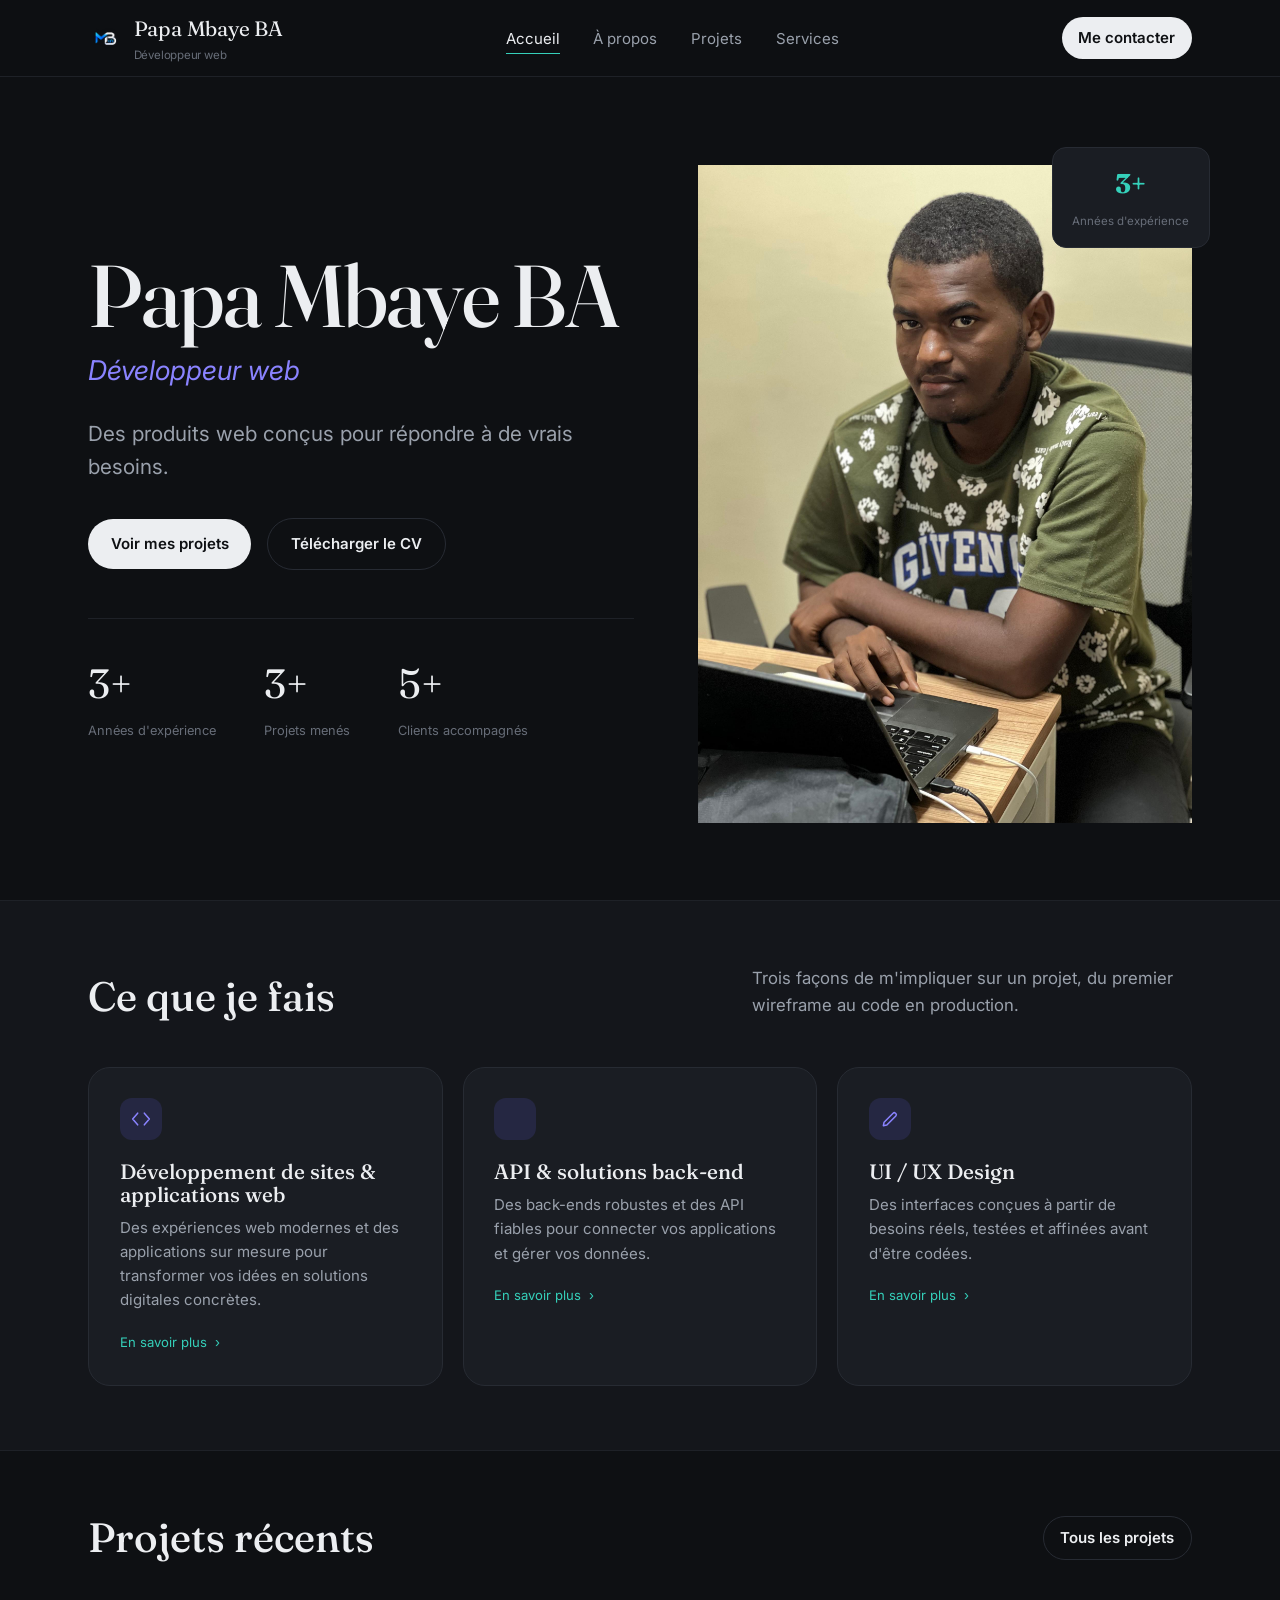
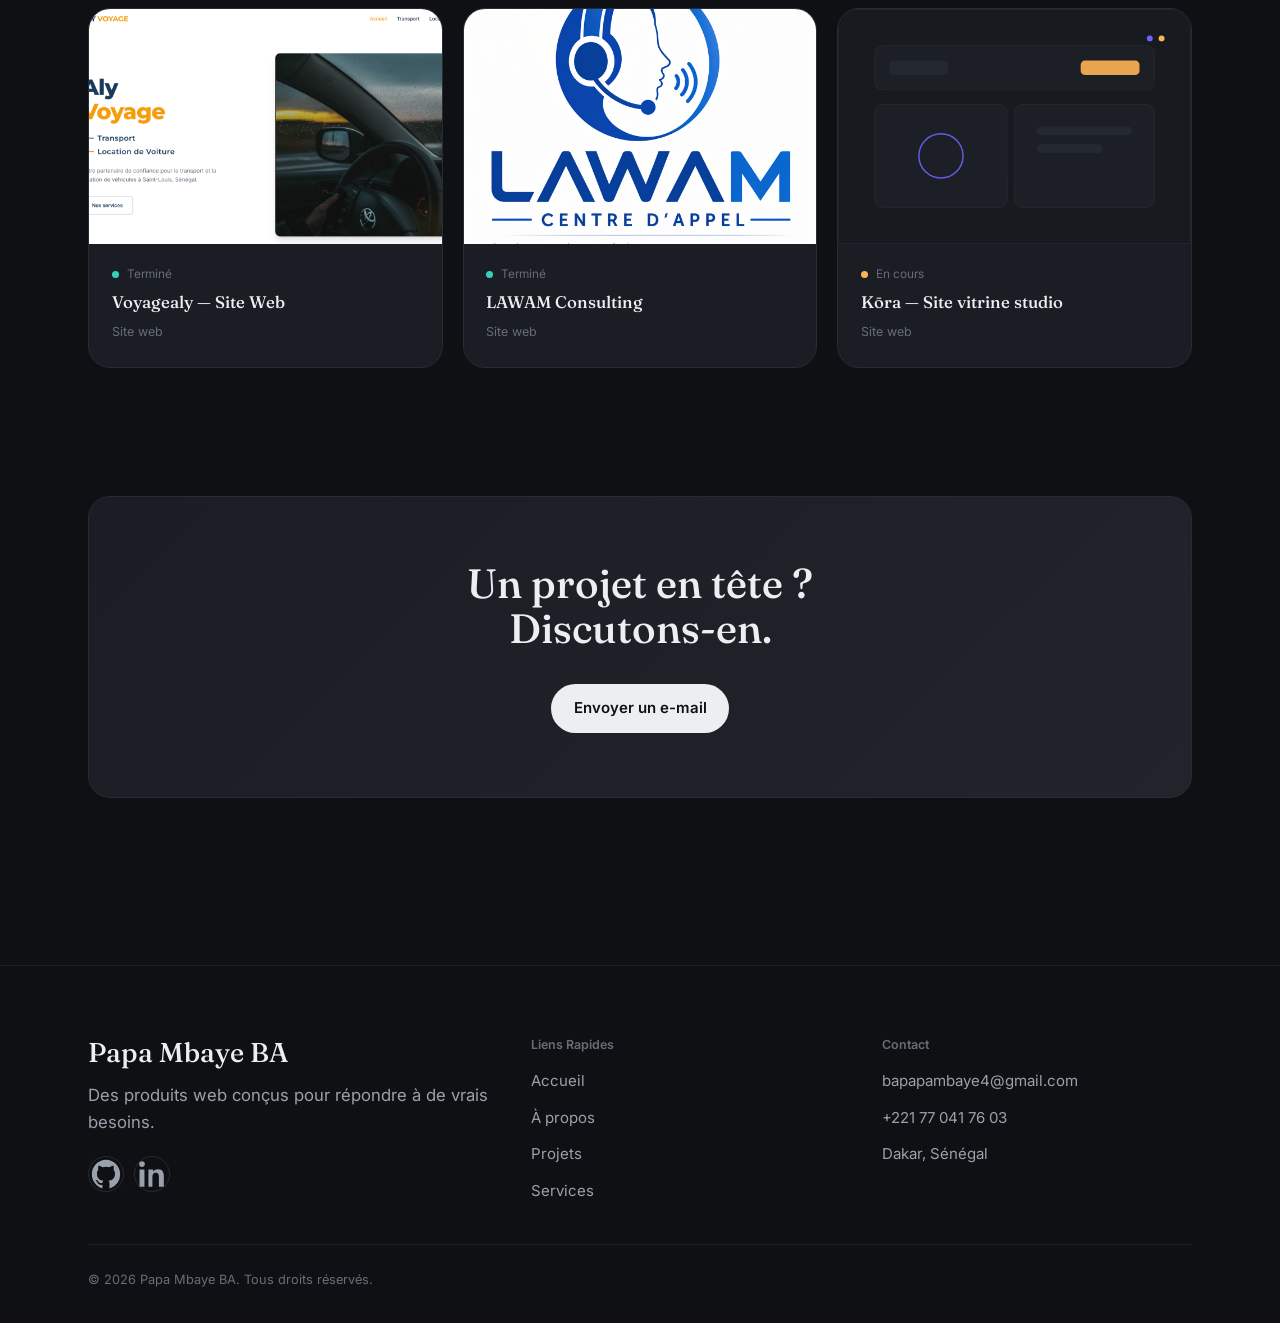
<file: index.html>
<!DOCTYPE html>
<html lang="fr">
<head>
<meta charset="UTF-8">
<meta name="viewport" content="width=device-width, initial-scale=1.0">
<title>Mon Portfolio</title>
<link href="https://fonts.googleapis.com/css2?family=Fraunces:ital,opsz,wght@0,9..144,400;0,9..144,500;1,9..144,500&family=Inter:wght@400;500;600;700&display=swap" rel="stylesheet">
<link rel="stylesheet" href="css/variables.css">
<link rel="stylesheet" href="css/layout.css">
<link rel="stylesheet" href="css/home.css">
</head>
<body>

<a class="visually-hidden" href="#main">Aller au contenu</a>

<header class="site-header">
  <div class="wrap">
    <a class="brand" href="index.html">
      <img src="public/images/logo-dev.png" alt="">
      <span>
        Papa Mbaye BA
        <span class="brand-role">Développeur web</span>
      </span>
    </a>

    <nav class="main-nav" id="main-nav">
      <ul>
        <li><a href="index.html" aria-current="page">Accueil</a></li>
        <li><a href="about.html">À propos</a></li>
        <li><a href="projects.html">Projets</a></li>
        <li><a href="services.html">Services</a></li>
      </ul>
    </nav>

    <div class="header-cta">
      <a class="btn btn-primary btn-small" href="#contact">Me contacter</a>
      <button class="nav-toggle" aria-expanded="false" aria-controls="main-nav" aria-label="Ouvrir le menu">
        <span></span>
      </button>
    </div>
  </div>
</header>

<main id="main">

  <section class="hero">
    <div class="wrap">
      <div class="hero-copy">
        <h1 class="hero-name" data-hero-name>Papa Mbaye BA</h1>
        <p class="hero-role" data-hero-role>Développeur web</p>
        <p class="hero-tagline" data-hero-tagline></p>

        <div class="hero-actions">
          <a class="btn btn-primary" href="projects.html">Voir mes projets</a>
          <a class="btn btn-ghost" href="public/documents/CV.pdf" download>Télécharger le CV</a>
        </div>

        <div class="hero-stats" data-hero-stats></div>
      </div>

      <div class="hero-visual">
        <img src="public/images/0a696781-56a6-442e-ab1c-92a3f83c998e.png" alt="Illustration abstraite représentant le design et le développement d'interfaces">
        <div class="badge">
          <strong data-hero-badge-value>3+</strong>
          <span>Années d'expérience</span>
        </div>
      </div>
    </div>
  </section>

  <section class="section section-alt">
    <div class="wrap">
      <div class="section-head">
        <h2>Ce que je fais</h2>
        <p>Trois façons de m'impliquer sur un projet, du premier wireframe au code en production.</p>
      </div>
      <div class="teaser-grid" data-services-teaser></div>
    </div>
  </section>

  <section class="section">
    <div class="wrap">
      <div class="section-head">
        <h2>Projets récents</h2>
        <a class="btn btn-ghost btn-small" href="projects.html">Tous les projets</a>
      </div>
      <div class="project-grid" data-featured-projects></div>
    </div>
  </section>

  <section class="section" id="contact">
    <div class="wrap">
      <div class="cta-band">
        <h2>Un projet en tête ? Discutons-en.</h2>
        <div class="cta-actions">
          <a class="btn btn-primary" data-contact-email href="#">Envoyer un e-mail</a>
        </div>
      </div>
    </div>
  </section>

</main>

<footer class="site-footer" data-footer>
  <div class="wrap">
    <div class="footer-top">
  <div class="footer-brand">
    <h3 data-footer-name>Papa Mbaye BA</h3>
    <p data-footer-tagline></p>
    <ul class="footer-social" data-footer-social></ul>
  </div>
  <div class="footer-col">
    <h4>Liens Rapides</h4>
    <ul>
      <li><a href="index.html">Accueil</a></li>
      <li><a href="about.html">À propos</a></li>
      <li><a href="projects.html">Projets</a></li>
      <li><a href="services.html">Services</a></li>
    </ul>
  </div>
  <div class="footer-col">
    <h4>Contact</h4>
    <ul>
      <li><a data-footer-email href="#"></a></li>
      <li><a data-footer-phone href="#"></a></li>
      <li><span data-footer-location></span></li>
    </ul>
  </div>
</div>
    <div class="footer-bottom">
      <span>© <span data-footer-year></span> Papa Mbaye BA. Tous droits réservés.</span>
    </div>
  </div>
</footer>

<script src="js/main.js"></script>
<script src="js/home.js"></script>
</body>
</html>
</file>
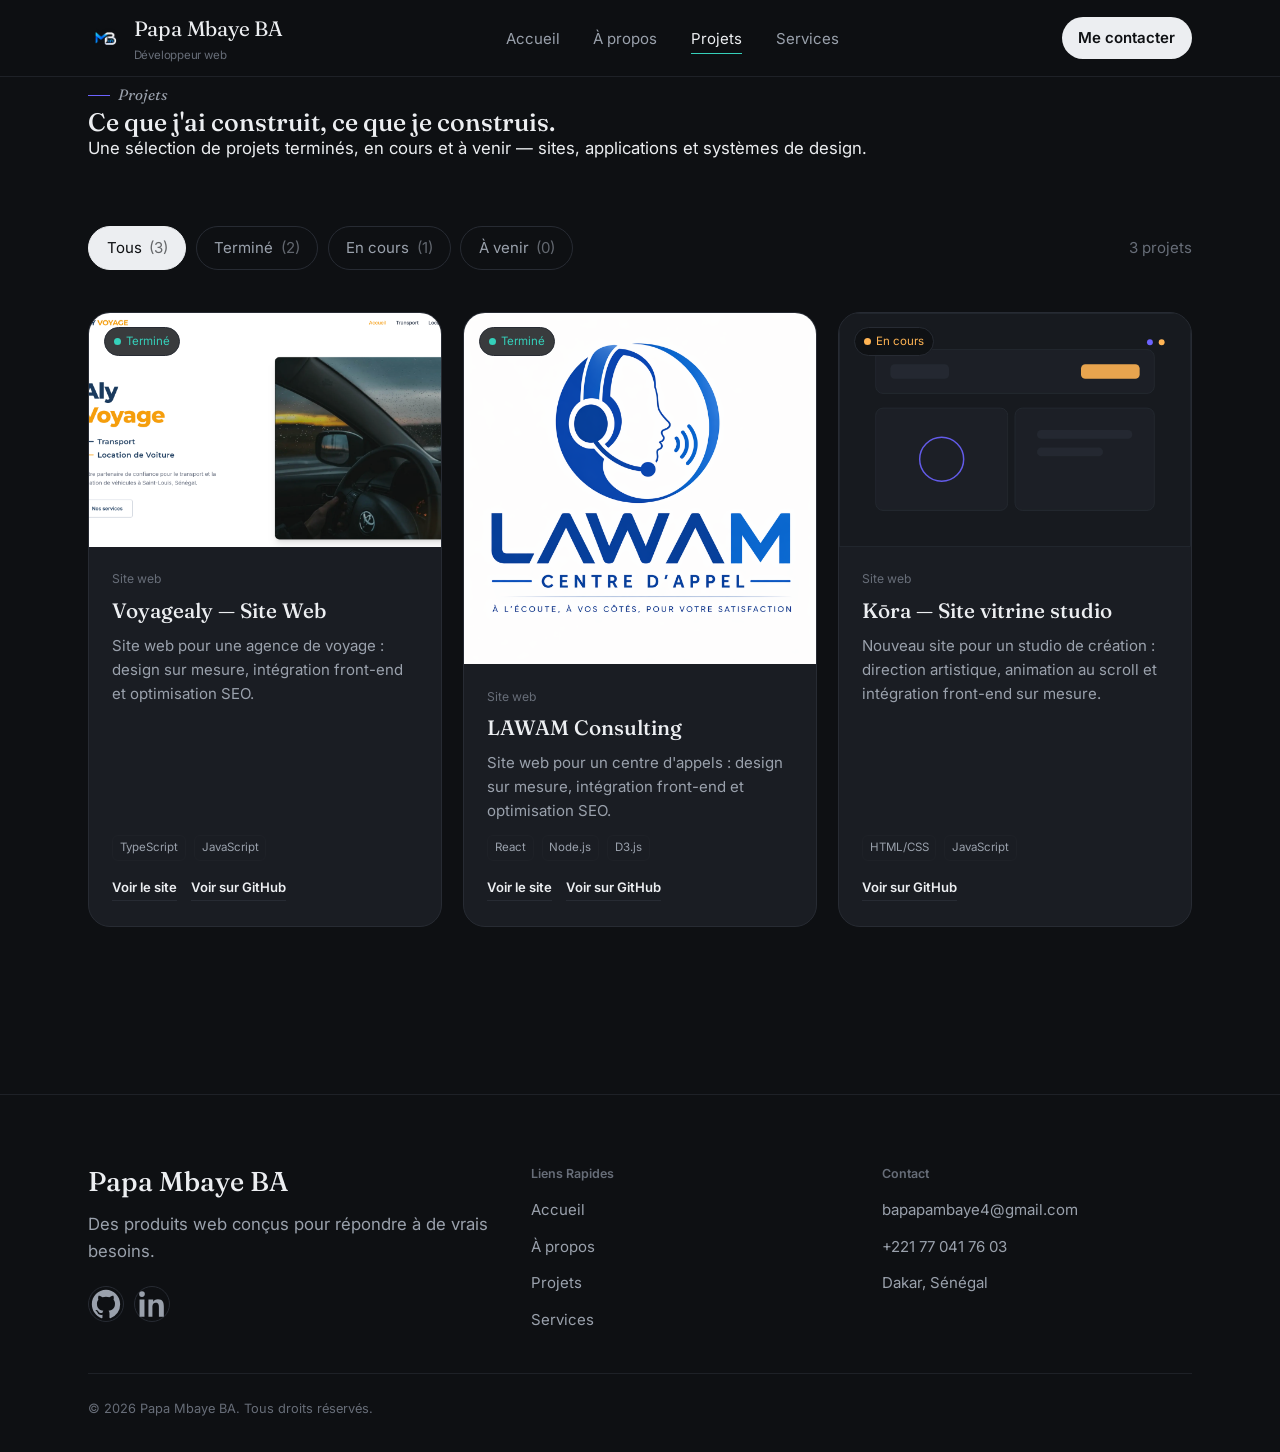
<file: projects.html>
<!DOCTYPE html>
<html lang="fr">
<head>
<meta charset="UTF-8">
<meta name="viewport" content="width=device-width, initial-scale=1.0">
<title>Projets</title>
<link href="https://fonts.googleapis.com/css2?family=Fraunces:ital,opsz,wght@0,9..144,400;0,9..144,500;1,9..144,500&family=Inter:wght@400;500;600;700&display=swap" rel="stylesheet">
<link rel="stylesheet" href="css/variables.css">
<link rel="stylesheet" href="css/layout.css">
<link rel="stylesheet" href="css/projects.css">
</head>
<body>

<a class="visually-hidden" href="#main">Aller au contenu</a>

<header class="site-header">
  <div class="wrap">
    <a class="brand" href="index.html">
      <img src="public/images/logo-dev.png" alt="">
      <span>
        Papa Mbaye BA
        <span class="brand-role">Développeur web</span>
      </span>
    </a>

    <nav class="main-nav" id="main-nav">
      <ul>
        <li><a href="index.html">Accueil</a></li>
        <li><a href="about.html">À propos</a></li>
        <li><a href="projects.html" aria-current="page">Projets</a></li>
        <li><a href="services.html">Services</a></li>
      </ul>
    </nav>

    <div class="header-cta">
      <a class="btn btn-primary btn-small" href="index.html#contact">Me contacter</a>
      <button class="nav-toggle" aria-expanded="false" aria-controls="main-nav" aria-label="Ouvrir le menu">
        <span></span>
      </button>
    </div>
  </div>
</header>

<main id="main">

  <section class="page-hero">
    <div class="wrap">
      <span class="eyebrow">Projets</span>
      <h1>Ce que j'ai construit, ce que je construis.</h1>
      <p class="lead">Une sélection de projets terminés, en cours et à venir — sites, applications et systèmes de design.</p>
    </div>
  </section>

  <section class="section">
    <div class="wrap">
      <div class="filter-bar">
        <div class="filter-tabs" data-filter-tabs></div>
        <span class="filter-count" data-filter-count></span>
      </div>
      <div class="project-full-grid" data-projects-grid></div>
    </div>
  </section>

</main>

<footer class="site-footer" data-footer>
  <div class="wrap">
    <div class="footer-top">
      <div class="footer-brand">
        <h3 data-footer-name>Papa Mbaye BA</h3>
        <p data-footer-tagline></p>
        <ul class="footer-social" data-footer-social></ul>
      </div>
      <div class="footer-col">
        <h4>Liens Rapides</h4>
        <ul>
          <li><a href="index.html">Accueil</a></li>
          <li><a href="about.html">À propos</a></li>
          <li><a href="projects.html">Projets</a></li>
          <li><a href="services.html">Services</a></li>
        </ul>
      </div>
      <div class="footer-col">
        <h4>Contact</h4>
        <ul>
          <li><a data-footer-email href="#"></a></li>
          <li><a data-footer-phone href="#"></a></li>
          <li><span data-footer-location></span></li>
        </ul>
      </div>
    </div>
    <div class="footer-bottom">
      <span>© <span data-footer-year></span> Papa Mbaye BA. Tous droits réservés.</span>
    </div>
  </div>
</footer>

<script src="js/main.js"></script>
<script src="js/projects.js"></script>
</body>
</html>
</file>
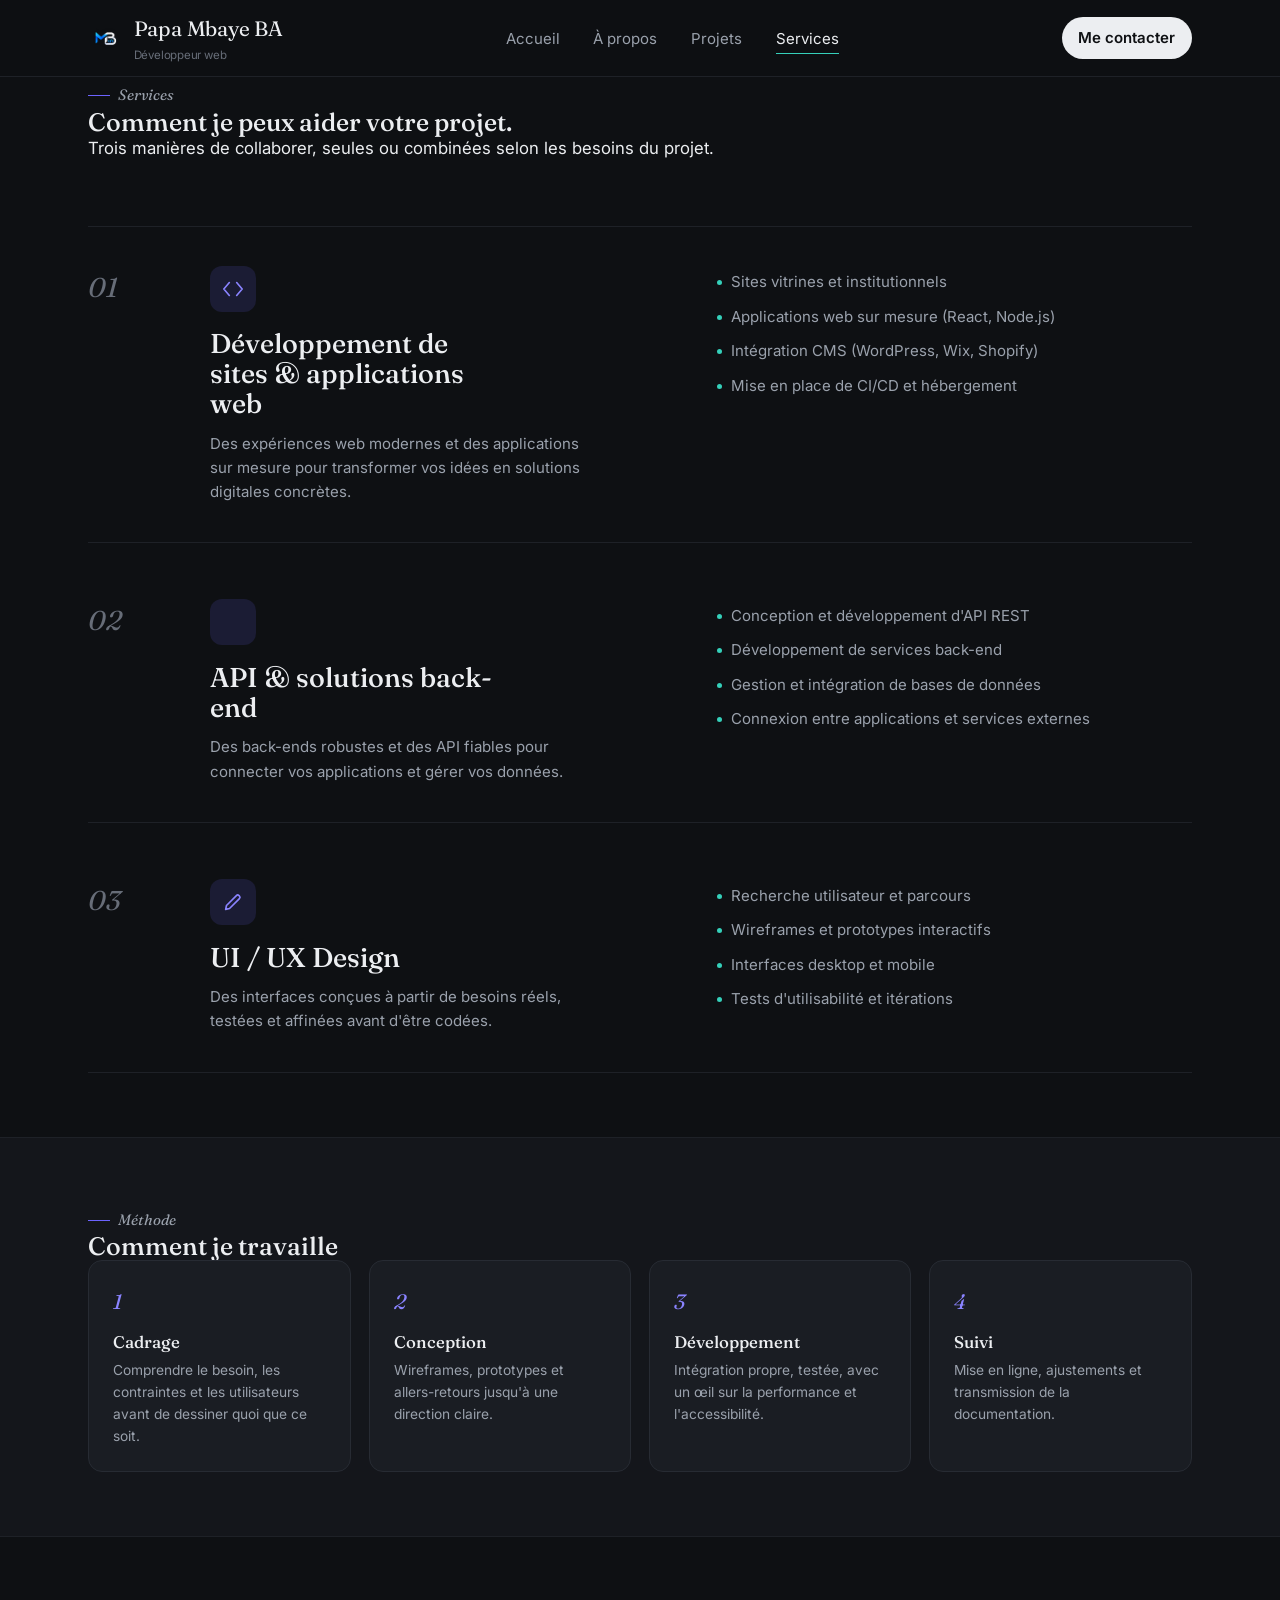
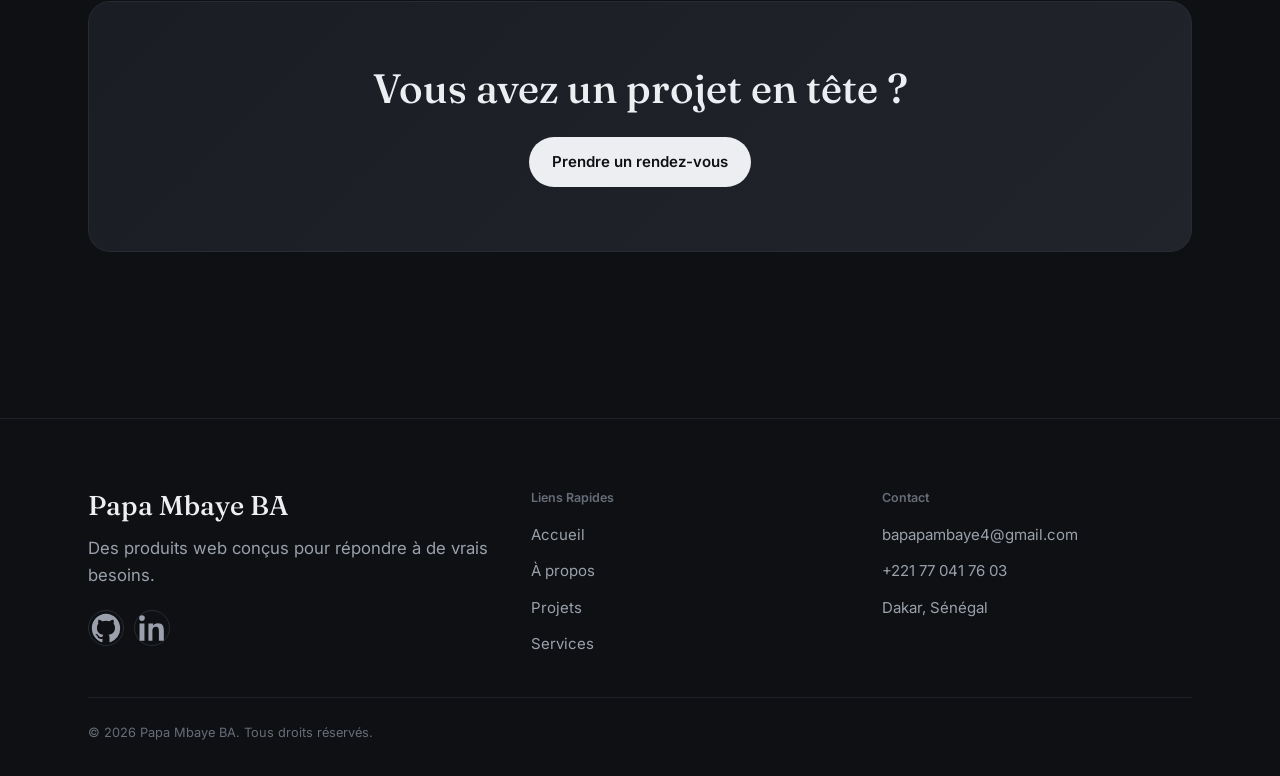
<file: services.html>
<!DOCTYPE html>
<html lang="fr">
<head>
<meta charset="UTF-8">
<meta name="viewport" content="width=device-width, initial-scale=1.0">
<title>Services</title>
<link href="https://fonts.googleapis.com/css2?family=Fraunces:ital,opsz,wght@0,9..144,400;0,9..144,500;1,9..144,500&family=Inter:wght@400;500;600;700&display=swap" rel="stylesheet">
<link rel="stylesheet" href="css/variables.css">
<link rel="stylesheet" href="css/layout.css">
<link rel="stylesheet" href="css/services.css">
</head>
<body>

<a class="visually-hidden" href="#main">Aller au contenu</a>

<header class="site-header">
  <div class="wrap">
    <a class="brand" href="index.html">
      <img src="public/images/logo-dev.png" alt="">
      <span>
        Papa Mbaye BA
        <span class="brand-role">Développeur web</span>
      </span>
    </a>

    <nav class="main-nav" id="main-nav">
      <ul>
        <li><a href="index.html">Accueil</a></li>
        <li><a href="about.html">À propos</a></li>
        <li><a href="projects.html">Projets</a></li>
        <li><a href="services.html" aria-current="page">Services</a></li>
      </ul>
    </nav>

    <div class="header-cta">
      <a class="btn btn-primary btn-small" href="index.html#contact">Me contacter</a>
      <button class="nav-toggle" aria-expanded="false" aria-controls="main-nav" aria-label="Ouvrir le menu">
        <span></span>
      </button>
    </div>
  </div>
</header>

<main id="main">

  <section class="page-hero">
    <div class="wrap">
      <span class="eyebrow">Services</span>
      <h1>Comment je peux aider votre projet.</h1>
      <p class="lead">Trois manières de collaborer, seules ou combinées selon les besoins du projet.</p>
    </div>
  </section>

  <section class="section">
    <div class="wrap">
      <div class="services-list" data-services-list></div>
    </div>
  </section>

  <section class="section process-section">
    <div class="wrap">
      <div class="section-title-row">
        <span class="eyebrow">Méthode</span>
        <h2>Comment je travaille</h2>
      </div>
      <div class="process-grid" data-process-grid></div>
    </div>
  </section>

  <section class="section">
    <div class="wrap">
      <div class="cta-band">
        <h2>Vous avez un projet en tête ?</h2>
        <div class="cta-actions">
          <a class="btn btn-primary" data-contact-email href="#">Prendre un rendez-vous</a>
        </div>
      </div>
    </div>
  </section>

</main>

<footer class="site-footer" data-footer>
  <div class="wrap">
    <div class="footer-top">
      <div class="footer-brand">
        <h3 data-footer-name>Papa Mbaye BA</h3>
        <p data-footer-tagline></p>
        <ul class="footer-social" data-footer-social></ul>
      </div>
      <div class="footer-col">
        <h4>Liens Rapides</h4>
        <ul>
          <li><a href="index.html">Accueil</a></li>
          <li><a href="about.html">À propos</a></li>
          <li><a href="projects.html">Projets</a></li>
          <li><a href="services.html">Services</a></li>
        </ul>
      </div>
      <div class="footer-col">
        <h4>Contact</h4>
        <ul>
          <li><a data-footer-email href="#"></a></li>
          <li><a data-footer-phone href="#"></a></li>
          <li><span data-footer-location></span></li>
        </ul>
      </div>
    </div>
    <div class="footer-bottom">
      <span>© <span data-footer-year></span> Papa Mbaye BA. Tous droits réservés.</span>
    </div>
  </div>
</footer>

<script src="js/main.js"></script>
<script src="js/services.js"></script>
</body>
</html>
</file>
<file: css/variables.css>
:root {
  /* Surfaces */
  --bg: #0e1013;
  --surface: #14161b;
  --surface-2: #1a1d23;
  --surface-3: #21242b;
  --border: #272b33;
  --border-soft: #1e2127;

  /* Text */
  --text: #eceef1;
  --text-muted: #9aa1ac;
  --text-faint: #676d78;

  /* Accents */
  --accent: #6c63ff;
  --accent-strong: #8a83ff;
  --accent-soft: rgba(108, 99, 255, 0.14);
  --teal: #35d0ba;
  --teal-soft: rgba(53, 208, 186, 0.14);
  --amber: #ffb454;
  --amber-soft: rgba(255, 180, 84, 0.14);

  /* Type */
  --font-display: "Fraunces", Georgia, "Times New Roman", serif;
  --font-body: "Inter", -apple-system, BlinkMacSystemFont, "Segoe UI", sans-serif;

  /* Scale */
  --step-1: clamp(0.85rem, 0.82rem + 0.15vw, 0.95rem);
  --step0: clamp(1rem, 0.96rem + 0.2vw, 1.05rem);
  --step1: clamp(1.15rem, 1.1rem + 0.3vw, 1.3rem);
  --step2: clamp(1.4rem, 1.3rem + 0.5vw, 1.7rem);
  --step3: clamp(1.9rem, 1.6rem + 1.2vw, 2.6rem);
  --step4: clamp(2.6rem, 2.1rem + 2.2vw, 4rem);
  --step5: clamp(3.4rem, 2.6rem + 3.6vw, 5.6rem);

  /* Layout */
  --content-width: 1180px;
  --gutter: clamp(1.25rem, 3vw, 3rem);
  --radius-sm: 8px;
  --radius-md: 14px;
  --radius-lg: 22px;

  --ease: cubic-bezier(0.22, 1, 0.36, 1);
}

/* ===========================================================
   Reset
   =========================================================== */
*, *::before, *::after { box-sizing: border-box; }
html { scroll-behavior: smooth; }

@media (prefers-reduced-motion: reduce) {
  html { scroll-behavior: auto; }
  *, *::before, *::after {
    animation-duration: 0.01ms !important;
    animation-iteration-count: 1 !important;
    transition-duration: 0.01ms !important;
    scroll-behavior: auto !important;
  }
}

body {
  margin: 0;
  background: var(--bg);
  color: var(--text);
  font-family: var(--font-body);
  font-size: var(--step0);
  line-height: 1.6;
  -webkit-font-smoothing: antialiased;
}

h1, h2, h3, h4 { margin: 0; font-family: var(--font-display); font-weight: 500; line-height: 1.1; color: var(--text); }
p { margin: 0; }
ul { margin: 0; padding: 0; list-style: none; }
a { color: inherit; text-decoration: none; }
img, svg { display: block; max-width: 100%; }
button { font: inherit; color: inherit; background: none; border: none; cursor: pointer; }

a:focus-visible,
button:focus-visible,
input:focus-visible,
textarea:focus-visible,
select:focus-visible,
[tabindex]:focus-visible {
  outline: 2px solid var(--accent-strong);
  outline-offset: 3px;
  border-radius: 4px;
}

.wrap {
  max-width: var(--content-width);
  margin-inline: auto;
  padding-inline: var(--gutter);
}

.eyebrow {
  display: inline-flex;
  align-items: center;
  gap: 0.5em;
  font-size: var(--step-1);
  color: var(--text-muted);
  font-style: italic;
  font-family: var(--font-display);
}
.eyebrow::before {
  content: "";
  width: 22px;
  height: 1px;
  background: var(--accent);
}

.btn {
  display: inline-flex;
  align-items: center;
  gap: 0.6em;
  padding: 0.85em 1.5em;
  border-radius: 999px;
  font-size: var(--step-1);
  font-weight: 600;
  transition: transform 0.25s var(--ease), background 0.25s var(--ease), border-color 0.25s var(--ease), color .25s var(--ease);
}
.btn-primary {
  background: var(--text);
  color: var(--bg);
}
.btn-primary:hover { transform: translateY(-2px); background: var(--accent-strong); color: #fff; }

.btn-ghost {
  border: 1px solid var(--border);
  color: var(--text);
}
.btn-ghost:hover { border-color: var(--accent-strong); background: var(--accent-soft); }

.btn-small {
  padding: 0.6em 1.1em;
  font-size: var(--step-1);
}

.status-dot {
  width: 7px;
  height: 7px;
  border-radius: 50%;
  display: inline-block;
}

.visually-hidden {
  position: absolute;
  width: 1px; height: 1px;
  overflow: hidden;
  clip: rect(0 0 0 0);
  white-space: nowrap;
}
</file>
<file: css/layout.css>
/* ===========================================================
   Site header
   =========================================================== */
.site-header {
  position: sticky;
  top: 0;
  z-index: 100;
  background: rgba(14, 16, 19, 0.82);
  backdrop-filter: blur(14px);
  border-bottom: 1px solid var(--border-soft);
}

.site-header .wrap {
  display: flex;
  align-items: center;
  justify-content: space-between;
  gap: 1.5rem;
  height: 76px;
}

.brand {
  display: flex;
  align-items: center;
  gap: 0.7rem;
  font-family: var(--font-display);
  font-size: var(--step1);
  letter-spacing: -0.01em;
}
.brand img { width: 34px; height: 34px; }
.brand-role {
  display: block;
  font-family: var(--font-body);
  font-size: 0.72rem;
  color: var(--text-faint);
  font-weight: 400;
  margin-top: 1px;
}

.main-nav ul {
  display: flex;
  align-items: center;
  gap: 2.1rem;
}
.main-nav a {
  position: relative;
  font-size: var(--step-1);
  color: var(--text-muted);
  padding-block: 0.3rem;
  transition: color 0.2s var(--ease);
}
.main-nav a::after {
  content: "";
  position: absolute;
  left: 0; right: 100%;
  bottom: -2px;
  height: 1.5px;
  background: var(--accent-strong);
  transition: right 0.28s var(--ease);
}
.main-nav a:hover { color: var(--text); }
.main-nav a:hover::after { right: 0; }
.main-nav a[aria-current="page"] { color: var(--text); }
.main-nav a[aria-current="page"]::after { right: 0; background: var(--teal); }

.header-cta { display: flex; align-items: center; gap: 1rem; }

.nav-toggle {
  display: none;
  width: 40px; height: 40px;
  border: 1px solid var(--border);
  border-radius: 10px;
  align-items: center;
  justify-content: center;
}
.nav-toggle span,
.nav-toggle span::before,
.nav-toggle span::after {
  content: "";
  display: block;
  width: 16px; height: 1.5px;
  background: var(--text);
  position: relative;
  transition: transform 0.25s var(--ease), opacity .2s;
}
.nav-toggle span::before { position: absolute; top: -5px; }
.nav-toggle span::after { position: absolute; top: 5px; }
.nav-toggle[aria-expanded="true"] span { background: transparent; }
.nav-toggle[aria-expanded="true"] span::before { transform: translateY(5px) rotate(45deg); }
.nav-toggle[aria-expanded="true"] span::after { transform: translateY(-5px) rotate(-45deg); }

@media (max-width: 860px) {
  .nav-toggle { display: inline-flex; }
  .main-nav {
    position: fixed;
    inset: 76px 0 0 0;
    background: var(--bg);
    padding: 2rem var(--gutter);
    transform: translateY(-8px);
    opacity: 0;
    pointer-events: none;
    transition: opacity 0.25s var(--ease), transform 0.25s var(--ease);
  }
  .main-nav.is-open { opacity: 1; transform: translateY(0); pointer-events: auto; }
  .main-nav ul { flex-direction: column; align-items: flex-start; gap: 0.4rem; }
  .main-nav a { display: block; padding: 0.9rem 0; font-size: var(--step1); width: 100%; border-bottom: 1px solid var(--border-soft); }
  .header-cta .btn-primary { display: none; }
}

/* ===========================================================
   Site footer
   =========================================================== */
.site-footer {
  border-top: 1px solid var(--border-soft);
  margin-top: clamp(4rem, 8vw, 7rem);
  padding-block: clamp(3rem, 6vw, 4.5rem) 2rem;
}

.footer-top {
  display: grid;
  grid-template-columns: 1.3fr 1fr 1fr;
  gap: 2.5rem;
  padding-bottom: 2.5rem;
  border-bottom: 1px solid var(--border-soft);
}

.footer-brand h3 { font-size: var(--step2); max-width: 22ch; }
.footer-brand p { color: var(--text-muted); margin-top: 0.9rem; max-width: 40ch; }

.footer-col h4 {
  font-family: var(--font-body);
  font-size: 0.78rem;
  color: var(--text-faint);
  font-weight: 600;
  margin-bottom: 1rem;
}
.footer-col ul { display: flex; flex-direction: column; gap: 0.6rem; }
.footer-col a, .footer-col span { color: var(--text-muted); font-size: var(--step-1); }
.footer-col a:hover { color: var(--text); }
.footer-col-spaced { margin-top: 1.6rem; }

.footer-bottom {
  display: flex;
  justify-content: space-between;
  align-items: center;
  padding-top: 1.6rem;
  color: var(--text-faint);
  font-size: 0.8rem;
  flex-wrap: wrap;
  gap: 0.8rem;
}

.footer-social {
  display: flex;
  flex-direction: row;
  gap: 0.6rem;
  margin-top: 1.3rem;
}
.footer-social a {
  width: 36px; height: 36px;
  border-radius: 50%;
  border: 1px solid var(--border);
  display: flex;
  align-items: center;
  justify-content: center;
  color: var(--text-muted);
  transition: all 0.2s var(--ease);
}
.footer-social a:hover { color: var(--text); border-color: var(--accent-strong); background: var(--accent-soft); }
.footer-social svg { width: 40px; height: 40px; }

@media (max-width: 760px) {
  .footer-top { grid-template-columns: 1fr; gap: 2rem; }
}

/* ===========================================================
   Section spacing (shared across all pages)
   =========================================================== */
.section { padding-block: clamp(2.5rem, 5vw, 4rem); }
.section-alt { background: var(--surface); border-block: 1px solid var(--border-soft); }

/* ===========================================================
   Closing CTA band (shared across all pages)
   =========================================================== */
.cta-band {
  border-radius: var(--radius-lg);
  background: linear-gradient(135deg, var(--surface-2), var(--surface-3));
  border: 1px solid var(--border);
  padding: clamp(2.5rem, 6vw, 4rem);
  display: flex;
  flex-direction: column;
  align-items: center;
  text-align: center;
  gap: 1.6rem;
}
.cta-band h2 { font-size: var(--step3); max-width: 20ch; }
.cta-band .cta-actions { display: flex; justify-content: center; gap: 1rem; flex-wrap: wrap; }
</file>
<file: css/home.css>
/* ===========================================================
   Hero
   =========================================================== */
.hero {
  padding-block: clamp(3rem, 7vw, 5.5rem) clamp(3rem, 6vw, 5rem);
}
.hero .wrap {
  display: grid;
  grid-template-columns: 1.05fr 0.95fr;
  gap: clamp(2rem, 5vw, 4rem);
  align-items: center;
}

.hero-copy .eyebrow { margin-bottom: 1.4rem; }

.hero-name {
  font-size: var(--step5);
  letter-spacing: -0.02em;
}
.hero-role {
  font-size: var(--step2);
  color: var(--accent-strong);
  font-style: italic;
  margin-top: 0.35rem;
}

.hero-tagline {
  margin-top: 1.5rem;
  max-width: 46ch;
  color: var(--text-muted);
  font-size: var(--step1);
}

.hero-actions {
  display: flex;
  align-items: center;
  gap: 1rem;
  margin-top: 2.2rem;
  flex-wrap: wrap;
}

.hero-stats {
  display: flex;
  gap: clamp(1.6rem, 4vw, 3rem);
  margin-top: 3rem;
  padding-top: 2rem;
  border-top: 1px solid var(--border-soft);
}
.hero-stats .stat-value {
  font-family: var(--font-display);
  font-size: var(--step3);
  color: var(--text);
  display: block;
}
.hero-stats .stat-label {
  font-size: 0.8rem;
  color: var(--text-faint);
  margin-top: 0.25rem;
  display: block;
}

.hero-visual { position: relative; }
.hero-visual img { width: 100%; height: auto; }
.hero-visual .badge {
  position: absolute;
  top: -18px;
  right: -18px;
  background: var(--surface-2);
  border: 1px solid var(--border);
  border-radius: var(--radius-md);
  padding: 0.9rem 1.2rem;
  text-align: center;
}
.hero-visual .badge strong {
  display: block;
  font-family: var(--font-display);
  font-size: var(--step2);
  color: var(--teal);
}
.hero-visual .badge span { font-size: 0.72rem; color: var(--text-faint); }

@media (max-width: 900px) {
  .hero .wrap { grid-template-columns: 1fr; }
  .hero-visual { order: -1; max-width: 420px; margin-inline: auto; }
  .hero-stats { flex-wrap: wrap; row-gap: 1.4rem; }
}

/* ===========================================================
   Section shell shared across home sections
   =========================================================== */
.section { padding-block: clamp(2.5rem, 5vw, 4rem); }
.section-alt { background: var(--surface); border-block: 1px solid var(--border-soft); }

.section-head {
  display: flex;
  justify-content: space-between;
  align-items: flex-end;
  gap: 2rem;
  margin-bottom: clamp(2rem, 4vw, 3rem);
}
.section-head h2 { font-size: var(--step3); max-width: 18ch; }
.section-head p { color: var(--text-muted); max-width: 40ch; }

/* ===========================================================
   Services teaser
   =========================================================== */
.teaser-grid {
  display: grid;
  grid-template-columns: repeat(3, 1fr);
  gap: 1.25rem;
}
.teaser-card {
  background: var(--surface-2);
  border: 1px solid var(--border);
  border-radius: var(--radius-lg);
  padding: 1.9rem;
  transition: border-color 0.25s var(--ease), transform 0.25s var(--ease);
}
.teaser-card:hover { border-color: var(--accent); transform: translateY(-4px); }
.teaser-icon {
  width: 42px; height: 42px;
  border-radius: 12px;
  display: flex; align-items: center; justify-content: center;
  background: var(--accent-soft);
  color: var(--accent-strong);
  margin-bottom: 1.3rem;
}
.teaser-card h3 { font-size: var(--step1); margin-bottom: 0.6rem; }
.teaser-card p { color: var(--text-muted); font-size: var(--step-1); }
.teaser-card .teaser-link {
  display: inline-flex;
  align-items: center;
  gap: 0.4em;
  margin-top: 1.2rem;
  font-size: 0.82rem;
  color: var(--teal);
}

/* ===========================================================
   Featured projects
   =========================================================== */
.project-grid {
  display: grid;
  grid-template-columns: repeat(3, 1fr);
  gap: 1.25rem;
}
.project-card {
  background: var(--surface-2);
  border: 1px solid var(--border);
  border-radius: var(--radius-lg);
  overflow: hidden;
  transition: transform 0.25s var(--ease), border-color 0.25s var(--ease);
}
.project-card:hover { transform: translateY(-4px); border-color: var(--border); }
.project-card .thumb { aspect-ratio: 3/2; background: var(--surface-3); }
.project-card .thumb img { width: 100%; height: 100%; object-fit: cover; }
.project-card .body { padding: 1.3rem 1.4rem 1.5rem; }
.project-card .status-row {
  display: flex; align-items: center; gap: 0.5rem;
  font-size: 0.74rem; color: var(--text-faint); margin-bottom: 0.6rem;
}
.project-card h3 { font-size: var(--step0); margin-bottom: 0.3rem; }
.project-card .cat { font-size: 0.78rem; color: var(--text-faint); }

/* ===========================================================
   Closing CTA
   =========================================================== */
.cta-band {
  border-radius: var(--radius-lg);
  background: linear-gradient(135deg, var(--surface-2), var(--surface-3));
  border: 1px solid var(--border);
  padding: clamp(2.5rem, 6vw, 4rem);
  display: flex;
  justify-content: space-between;
  align-items: center;
  gap: 2rem;
  flex-wrap: wrap;
}
.cta-band h2 { font-size: var(--step3); max-width: 20ch; }
.cta-band .cta-actions { display: flex; gap: 1rem; flex-wrap: wrap; }

@media (max-width: 860px) {
  .teaser-grid, .project-grid { grid-template-columns: 1fr; }
}
@media (min-width: 861px) and (max-width: 1080px) {
  .teaser-grid, .project-grid { grid-template-columns: repeat(2, 1fr); }
}
</file>
<file: css/projects.css>
.filter-bar {
  display: flex;
  align-items: center;
  justify-content: space-between;
  flex-wrap: wrap;
  gap: 1.2rem;
  margin-bottom: clamp(2rem, 4vw, 2.6rem);
}
.filter-tabs { display: flex; gap: 0.6rem; flex-wrap: wrap; }
.filter-tab {
  display: inline-flex;
  align-items: center;
  gap: 0.5em;
  padding: 0.6em 1.15em;
  border-radius: 999px;
  border: 1px solid var(--border);
  font-size: var(--step-1);
  color: var(--text-muted);
  transition: all 0.2s var(--ease);
}
.filter-tab:hover { color: var(--text); border-color: var(--accent); }
.filter-tab.is-active { background: var(--text); color: var(--bg); border-color: var(--text); }
.filter-tab.is-active .status-dot { filter: none; }

.filter-count { color: var(--text-faint); font-size: var(--step-1); }

.project-full-grid {
  display: grid;
  grid-template-columns: repeat(3, 1fr);
  gap: 1.35rem;
}

.project-full-card {
  background: var(--surface-2);
  border: 1px solid var(--border);
  border-radius: var(--radius-lg);
  overflow: hidden;
  display: flex;
  flex-direction: column;
  transition: transform 0.25s var(--ease), border-color 0.25s var(--ease);
}
.project-full-card:hover { transform: translateY(-4px); }

.project-full-card .thumb { aspect-ratio: 3/2; background: var(--surface-3); position: relative; }
.project-full-card .thumb img { width: 100%; height: 100%; object-fit: cover; }

.status-pill {
  position: absolute;
  top: 0.9rem; left: 0.9rem;
  display: inline-flex; align-items: center; gap: 0.45em;
  padding: 0.35em 0.8em;
  border-radius: 999px;
  font-size: 0.72rem;
  background: rgba(14, 16, 19, 0.82);
  backdrop-filter: blur(6px);
  border: 1px solid var(--border);
}
.status-pill.termine { color: var(--teal); }
.status-pill.en_cours { color: var(--amber); }
.status-pill.a_venir { color: var(--text-muted); border-style: dashed; }

.project-full-card .body { padding: 1.4rem 1.4rem 1.6rem; display: flex; flex-direction: column; gap: 0.7rem; flex: 1; }
.project-full-card .cat { font-size: 0.76rem; color: var(--text-faint); }
.project-full-card h3 { font-size: var(--step1); }
.project-full-card p.desc { color: var(--text-muted); font-size: var(--step-1); flex: 1; }

.tag-row { display: flex; gap: 0.5rem; flex-wrap: wrap; }
.tag { font-size: 0.72rem; color: var(--text-muted); border: 1px solid var(--border-soft); border-radius: 6px; padding: 0.25em 0.6em; }

.link-row { display: flex; gap: 0.9rem; margin-top: 0.3rem; flex-wrap: wrap; }
.link-row a {
  font-size: 0.82rem; font-weight: 600; color: var(--text);
  display: inline-flex; align-items: center; gap: 0.4em;
  border-bottom: 1px solid var(--border);
  padding-bottom: 2px;
}
.link-row a:hover { color: var(--accent-strong); border-color: var(--accent-strong); }
.link-row .no-link { font-size: 0.8rem; color: var(--text-faint); font-style: italic; }

.empty-state {
  grid-column: 1 / -1;
  text-align: center;
  padding: 4rem 1rem;
  color: var(--text-faint);
  border: 1px dashed var(--border);
  border-radius: var(--radius-lg);
}

@media (max-width: 860px) { .project-full-grid { grid-template-columns: 1fr; } }
@media (min-width: 861px) and (max-width: 1080px) { .project-full-grid { grid-template-columns: repeat(2, 1fr); } }
</file>
<file: css/services.css>
.services-list {
  display: flex;
  flex-direction: column;
  gap: 1.1rem;
}

.service-row {
  display: grid;
  grid-template-columns: 90px 1fr 1fr;
  gap: 2rem;
  align-items: start;
  padding: clamp(1.8rem, 3vw, 2.6rem) 0;
  border-bottom: 1px solid var(--border-soft);
}
.service-row:first-child { border-top: 1px solid var(--border-soft); }

.service-index {
  font-family: var(--font-display);
  font-style: italic;
  font-size: var(--step2);
  color: var(--text-faint);
}

.service-icon {
  width: 46px; height: 46px;
  border-radius: 12px;
  background: var(--accent-soft);
  color: var(--accent-strong);
  display: flex; align-items: center; justify-content: center;
  margin-bottom: 1.1rem;
}
.service-main h3 { font-size: var(--step2); max-width: 16ch; }
.service-main p { color: var(--text-muted); margin-top: 0.8rem; max-width: 42ch; font-size: var(--step-1); }

.service-includes { display: flex; flex-direction: column; gap: 0.65rem; padding-top: 0.3rem; }
.service-includes li {
  display: flex; align-items: baseline; gap: 0.6em;
  color: var(--text-muted); font-size: var(--step-1);
}
.service-includes li::before {
  content: "";
  width: 5px; height: 5px;
  border-radius: 50%;
  background: var(--teal);
  flex: none;
  transform: translateY(-2px);
}

@media (max-width: 780px) {
  .service-row { grid-template-columns: 1fr; gap: 0.8rem; }
  .service-index { display: none; }
}

/* ===========================================================
   Process strip
   =========================================================== */
.process-section { background: var(--surface); border-block: 1px solid var(--border-soft); }
.process-grid {
  display: grid;
  grid-template-columns: repeat(4, 1fr);
  gap: 1.1rem;
}
.process-card {
  border: 1px solid var(--border);
  border-radius: var(--radius-md);
  padding: 1.5rem;
  background: var(--surface-2);
  position: relative;
}
.process-card .step {
  font-family: var(--font-display);
  font-style: italic;
  color: var(--accent-strong);
  font-size: var(--step1);
  margin-bottom: 0.9rem;
  display: block;
}
.process-card h4 { font-size: var(--step0); margin-bottom: 0.5rem; }
.process-card p { color: var(--text-muted); font-size: 0.86rem; }

@media (max-width: 900px) {
  .process-grid { grid-template-columns: repeat(2, 1fr); }
}
@media (max-width: 560px) {
  .process-grid { grid-template-columns: 1fr; }
}
</file>
